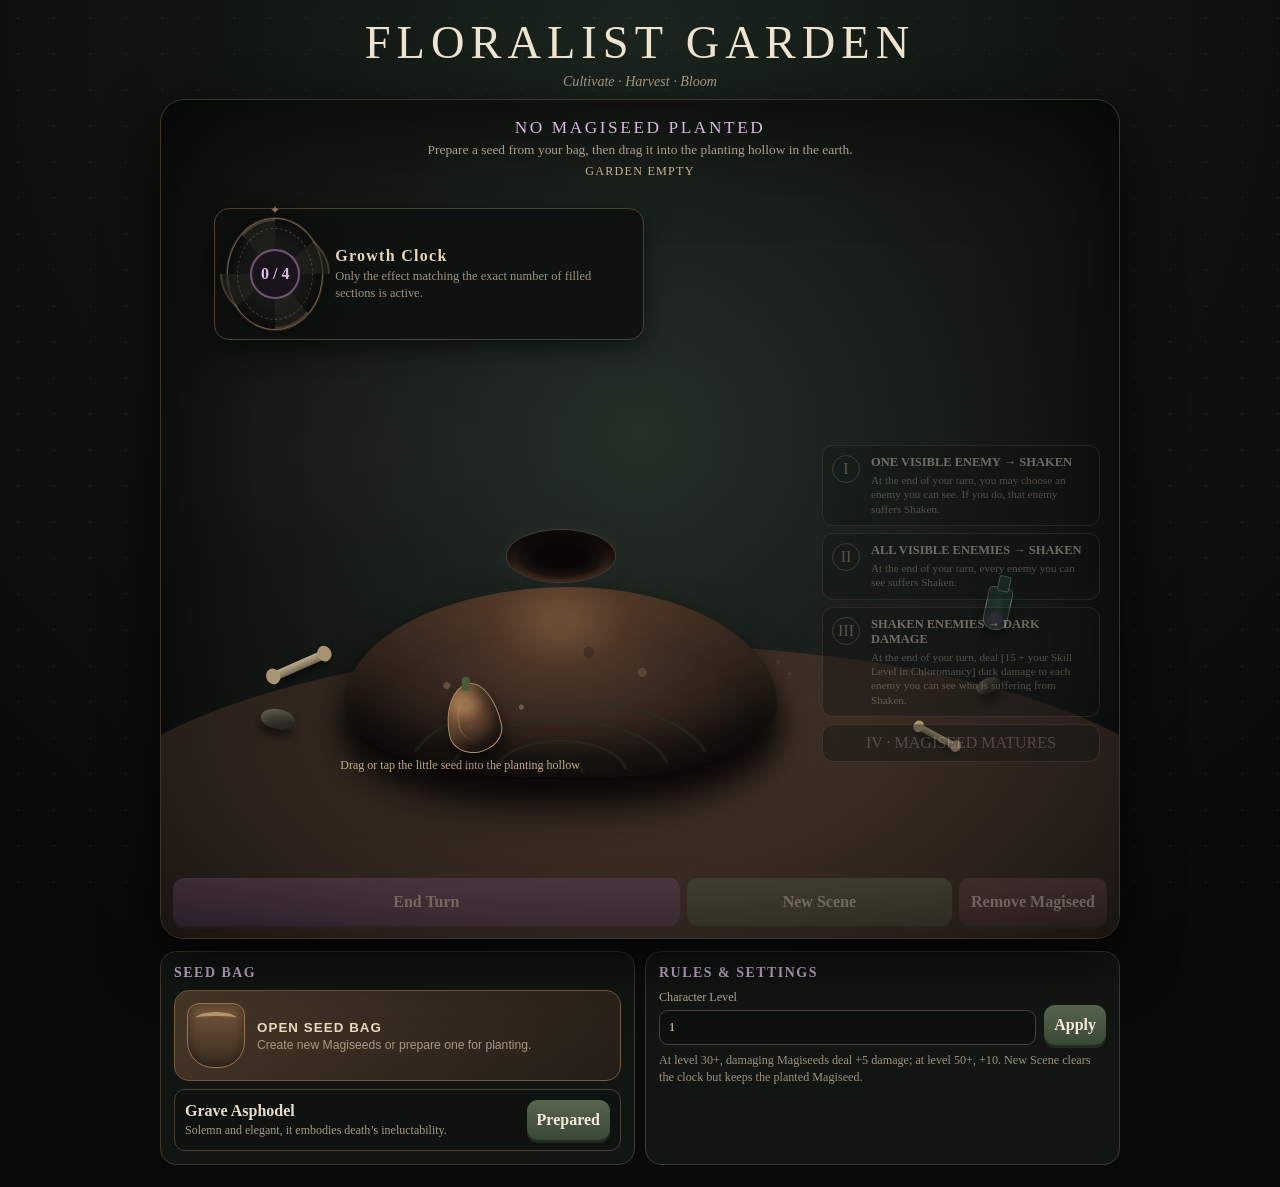
<file: index.html>
<!DOCTYPE html>
<html lang="en">
<head>
<meta charset="UTF-8">
<meta name="viewport" content="width=device-width,initial-scale=1,viewport-fit=cover">
<meta name="theme-color" content="#0b0e0c">
<title>Floralist Garden</title>
<link rel="stylesheet" href="style-v4.css">
<style>
.mound-stage{position:absolute;left:41%;bottom:-12px;transform:translateX(-50%);width:min(86vw,470px);height:300px;z-index:4;pointer-events:none}
.earth-mound{position:absolute;left:4%;right:4%;bottom:10px;height:190px;border-radius:52% 48% 42% 45% / 62% 62% 38% 38%;background:radial-gradient(ellipse at 50% 18%,#6a4c34 0 5%,#4b3527 22%,#31241c 55%,#1b1511 82%);box-shadow:inset 0 22px 28px #8a62421f,inset 0 -30px 35px #080706aa,0 24px 28px #000a;filter:drop-shadow(0 16px 18px #0009)}
.earth-mound:before{content:"";position:absolute;inset:15% 9% 14%;border-radius:50%;background:radial-gradient(circle at 18% 52%,#776047 0 3px,transparent 4px),radial-gradient(circle at 73% 42%,#65513f 0 4px,transparent 5px),radial-gradient(circle at 39% 68%,#88705a 0 2px,transparent 3px),radial-gradient(circle at 58% 27%,#3b2d23 0 5px,transparent 6px);opacity:.72}
.earth-mound:after{content:"";position:absolute;left:12%;right:12%;bottom:2%;height:42%;border-radius:50%;background:repeating-radial-gradient(ellipse at 50% 100%,transparent 0 20px,#273322 21px 24px,transparent 25px 43px);opacity:.42}
.planting-hollow{position:absolute;left:50%;top:43px;transform:translateX(-50%);width:108px;height:52px;border-radius:50%;background:radial-gradient(ellipse,#080706 0 32%,#1a120e 54%,#47301f 72%,#6f4b31 78%,transparent 80%);box-shadow:inset 0 9px 13px #000d,0 0 0 1px #86604466,0 0 22px #85549d18}
.hole-target{position:absolute!important;left:50%!important;top:35px!important;transform:translateX(-50%);width:132px!important;height:76px!important;border-radius:50%!important;z-index:8;cursor:pointer;pointer-events:auto}
.hole-ring{position:absolute;inset:4px;border-radius:50%;transition:.2s}
.hole-target.hot .hole-ring{box-shadow:0 0 0 2px #c98cda99,0 0 34px #a664b6bb;background:#9e66b31f}
.plant{left:50%!important;top:2px!important}
@media(min-width:761px){.clock-dock{left:28%!important;transform:translateX(-50%)!important}.effects{right:2%!important;left:auto!important;top:345px!important;width:29%!important}}
@media(max-width:760px){.mound-stage{left:50%;width:min(96vw,450px);height:285px;bottom:-6px}.earth-mound{height:170px}.planting-hollow{top:48px}.hole-target{top:40px!important}.effects{left:5%!important;right:5%!important;top:690px!important;width:auto!important}}
</style>
</head>
<body>
<header><div class="title">FLORALIST GARDEN</div><div class="tag">Cultivate · Harvest · Bloom</div></header>
<main>
<section class="scene g0" id="scene">
<div class="scene-head"><div class="seed-name" id="seedName">No Magiseed Planted</div><div class="seed-desc" id="seedDesc">Choose a seed from your bag, then plant it in the earth.</div><div class="status" id="statusLine">Garden Empty</div></div>
<div class="clock-dock"><div class="mini-clock"><div class="seg" id="seg1"></div><div class="seg" id="seg2"></div><div class="seg" id="seg3"></div><div class="seg" id="seg4"></div><div class="clock-center" id="clockText">0 / 4</div></div><div class="clock-copy"><b>Growth Clock</b><span>Only the effect matching the exact number of filled sections is active.</span></div></div>
<div class="garden">
<div class="mound-stage"><div class="earth-mound"></div><div class="planting-hollow"></div><div class="hole-target" id="skullDrop" aria-label="Planting hollow"><div class="hole-ring"></div></div><div class="plant"><div class="stem"></div><div class="leaf l1"></div><div class="leaf l2"></div><div class="bud"></div><div class="petal p1"></div><div class="petal p2"></div><div class="petal p3"></div><div class="petal p4"></div></div></div>
<div class="seed-token" id="seedToken" tabindex="0" aria-label="Prepared seed. Drag into the earth to plant."></div><div class="drag-label" id="dragLabel">Drag or tap the little seed into the planting hollow</div>
</div>
<div class="effects"><div class="effect" id="effect1"><div class="num">I</div><div><strong id="e1title"></strong><small id="e1text"></small></div></div><div class="effect" id="effect2"><div class="num">II</div><div><strong id="e2title"></strong><small id="e2text"></small></div></div><div class="effect" id="effect3"><div class="num">III</div><div><strong id="e3title"></strong><small id="e3text"></small></div></div><div class="mature" id="mature">IV · MAGISEED MATURES</div></div>
<div class="overgrowth"><div class="creep c1"></div><div class="creep c2"></div><div class="creep c3"></div></div><div class="wisps" id="wisps"></div><div class="notice" id="notice"><strong>MAGISEED MATURED</strong><div>The bloom leaves the garden and the Growth Clock is erased.</div></div>
<div class="controls"><button class="btn primary" id="endTurn" disabled>End Turn</button><button class="btn secondary" id="newScene" disabled>New Scene</button><button class="btn danger" id="removeSeed" disabled>Remove Magiseed</button></div>
</section>
<section class="panels">
<div class="panel"><h2>Seed Bag</h2><button class="bag-btn" id="openBag"><div class="bag-shape"></div><div><b>OPEN SEED BAG</b><span>Create new Magiseeds or prepare one for planting.</span></div></button><div class="seed-list" id="seedList"></div></div>
<div class="panel"><h2>Rules & Settings</h2><div class="settings"><label>Character Level<input id="charLevel" type="number" min="1" max="99" value="1"></label><button class="btn secondary mini" id="applyLevel">Apply</button></div><div class="note">At level 30+, damaging Magiseeds deal +5 damage; at level 50+, +10. New Scene clears the clock but keeps the planted Magiseed.</div></div>
</section>
</main>
<div class="modal" id="bagModal"><div class="modal-card"><h2>Seed Bag</h2><p>Create a Magiseed template. Its three effects correspond exactly to Growth Clock sections I, II and III.</p><div class="form"><label>Seed name<input id="newName" placeholder="e.g. Grave Asphodel"></label><label>Description<textarea id="newDesc" placeholder="Appearance, mood, lore..."></textarea></label><label>Effect I — 1 filled section<input id="newE1Title" placeholder="Short effect label"><textarea id="newE1" placeholder="Full effect text"></textarea></label><label>Effect II — 2 filled sections<input id="newE2Title" placeholder="Short effect label"><textarea id="newE2" placeholder="Full effect text"></textarea></label><label>Effect III — 3 filled sections<input id="newE3Title" placeholder="Short effect label"><textarea id="newE3" placeholder="Full effect text"></textarea></label></div><div class="modal-actions"><button class="btn primary" id="saveSeed">Add to Bag</button><button class="btn secondary" id="closeBag">Close</button></div></div></div>
<script src="app-v4.js"></script>
<script src="drag-fix.js"></script>
<script src="visual-effects.js"></script>
<script src="mound-fix.js"></script>
</body>
</html>
</file>
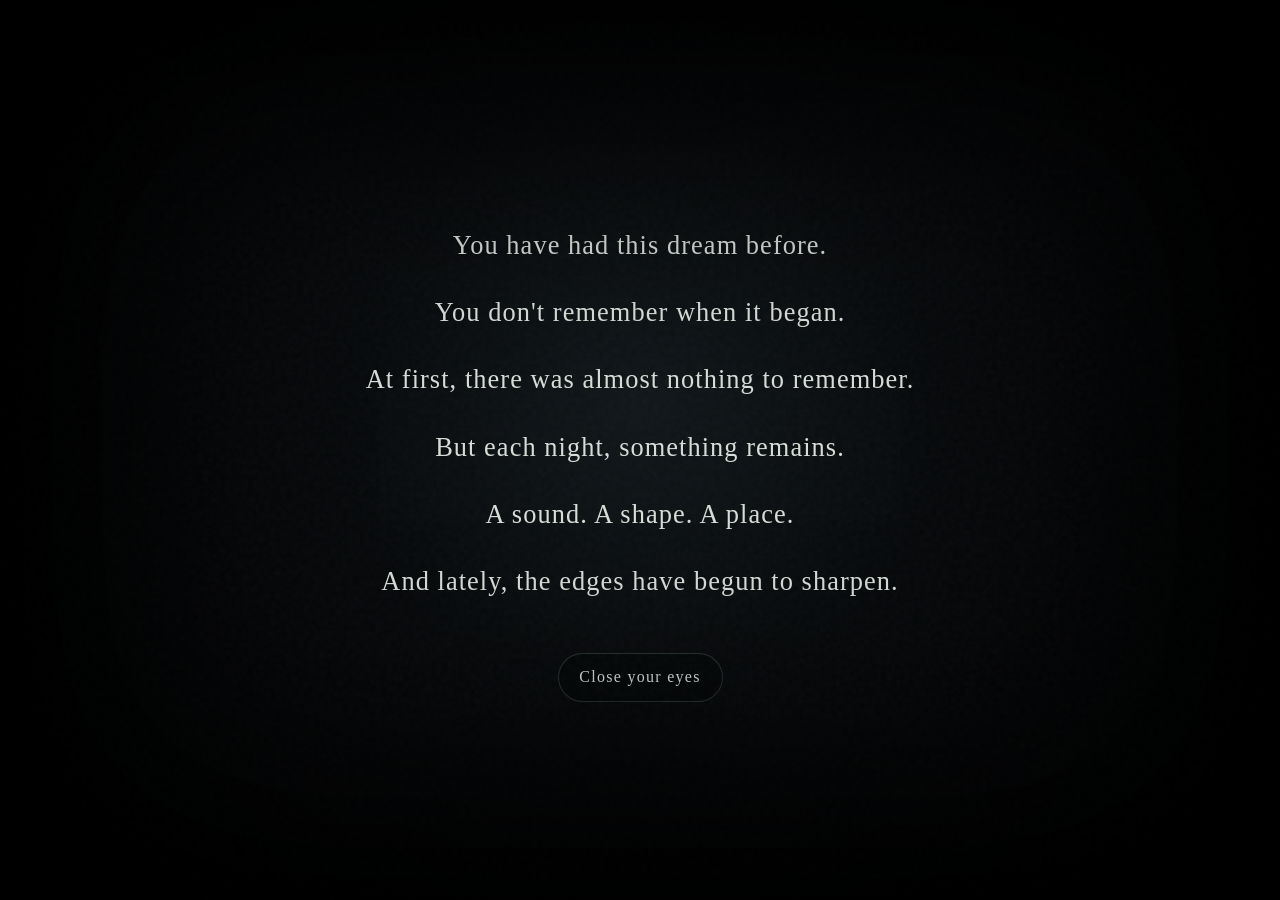
<file: dream-intro/index.html>
<!DOCTYPE html><html lang="en"><head><meta charset="UTF-8"/><meta name="viewport" content="width=device-width,initial-scale=1.0"/><meta name="theme-color" content="#050608"/><title>The Dream</title><link rel="stylesheet" href="style.css"/></head><body><main id="dream" class="dream-shell"><div class="grain"></div><div class="vignette"></div><section id="scene-opening" class="scene active"><div class="opening-copy"><p class="line line-1">You have had this dream before.</p><p class="line line-2">You don't remember when it began.</p><p class="line line-3">At first, there was almost nothing to remember.</p><p class="line line-4">But each night, something remains.</p><p class="line line-5">A sound. A shape. A place.</p><p class="line line-6">And lately, the edges have begun to sharpen.</p><button id="sleepButton" class="dream-button hidden-button">Close your eyes</button></div></section><section id="scene-sound" class="scene"><div class="void-stage interact-stage" id="voidStage"><div class="pulse-ring"></div><p class="whisper top-whisper">The sound is always the first thing you remember.</p><p class="instruction">Touch the darkness.</p></div></section><section id="scene-rain" class="scene"><div id="rainStage" class="rain-stage interact-stage"><div id="rainLayer" class="rain-layer"></div><div class="rain-copy"><p class="rain-line">Then comes the rain.</p><p class="rain-line">At first, you only heard it.</p><p class="rain-line">Now you can feel each drop against your skin.</p><p class="rain-line">Cold. Real.</p><p class="rain-line">Sometimes you wake before the rain stops.</p><p class="rain-line">Your skin is wet when you open your eyes.</p><p class="rain-line final-rain">The sheets beneath you are wet too.</p></div></div></section><section id="scene-city" class="scene"><div id="cityStage" class="city-stage interact-stage"><div class="moon moon-one"></div><div class="moon moon-two"></div><div class="city-haze"></div><div class="city-silhouette"><span class="tower t1"></span><span class="tower t2"></span><span class="tower t3"></span><span class="windmill w1"><i></i></span><span class="windmill w2"><i></i></span><span class="spire"></span></div><div id="revealLight" class="reveal-light"></div><div class="fragment-layer" id="fragmentLayer"><span>Towers.</span><span>Windmills.</span><span>Windows glowing through the rain.</span><span>Streets you somehow recognise.</span><span>A corner you remember turning.</span><span class="final-fragment">A city becoming clearer every night.</span></div><p class="instruction city-instruction">Move through the memory.</p></div></section><section id="scene-crystal" class="scene"><div id="crystalStage" class="crystal-stage interact-stage"><div class="crystal-wrap" id="crystal"><div class="crystal-glow"></div><div class="crystal-body"></div><span class="crack c1"></span><span class="crack c2"></span><span class="crack c3"></span><span class="crack c4"></span></div><p class="instruction crystal-instruction">This part is clearer than it used to be.</p><p id="crystalText" class="crystal-text">Every night, you remember a little more of how it breaks.</p></div></section><section id="scene-change" class="scene"><div class="change-stage"><p class="change-line">There was a time when the dream ended here.</p><p class="change-line">Or perhaps...</p><p class="change-line">this is simply all you could remember.</p><p class="change-line">Lately, more has begun to remain.</p><p class="change-line">Shapes beyond the dark.</p><p class="change-line">Details that were not there before.</p><p class="change-line">Or details you were not yet able to see.</p></div></section><section id="scene-beyond" class="scene"><div id="beyondStage" class="beyond-stage interact-stage"><div class="dead-crystal"></div><div class="figures"><span></span><span></span><span></span><span></span><span></span></div><p class="beyond-text">There is movement beyond the crystal.</p><p class="beyond-text">You used to mistake it for shadow.</p><p class="beyond-text">Now you can hear footsteps.</p><p class="beyond-text">Now you can make out a shape.</p><p class="beyond-text">Then another.</p><p class="beyond-text">Five figures, where once there was only darkness.</p><p class="beyond-text">You cannot see their faces.</p><p class="beyond-text">Not yet.</p><p class="beyond-text">But each night, they seem a little closer.</p><button id="endButton" class="dream-button end-button">Wake</button></div></section><section id="scene-end" class="scene"><div class="end-stage"><p id="returnMessage" class="return-message"></p><button id="restartButton" class="dream-button subtle-button">Dream again</button></div></section></main><script src="script.js"></script></body></html>
</file>
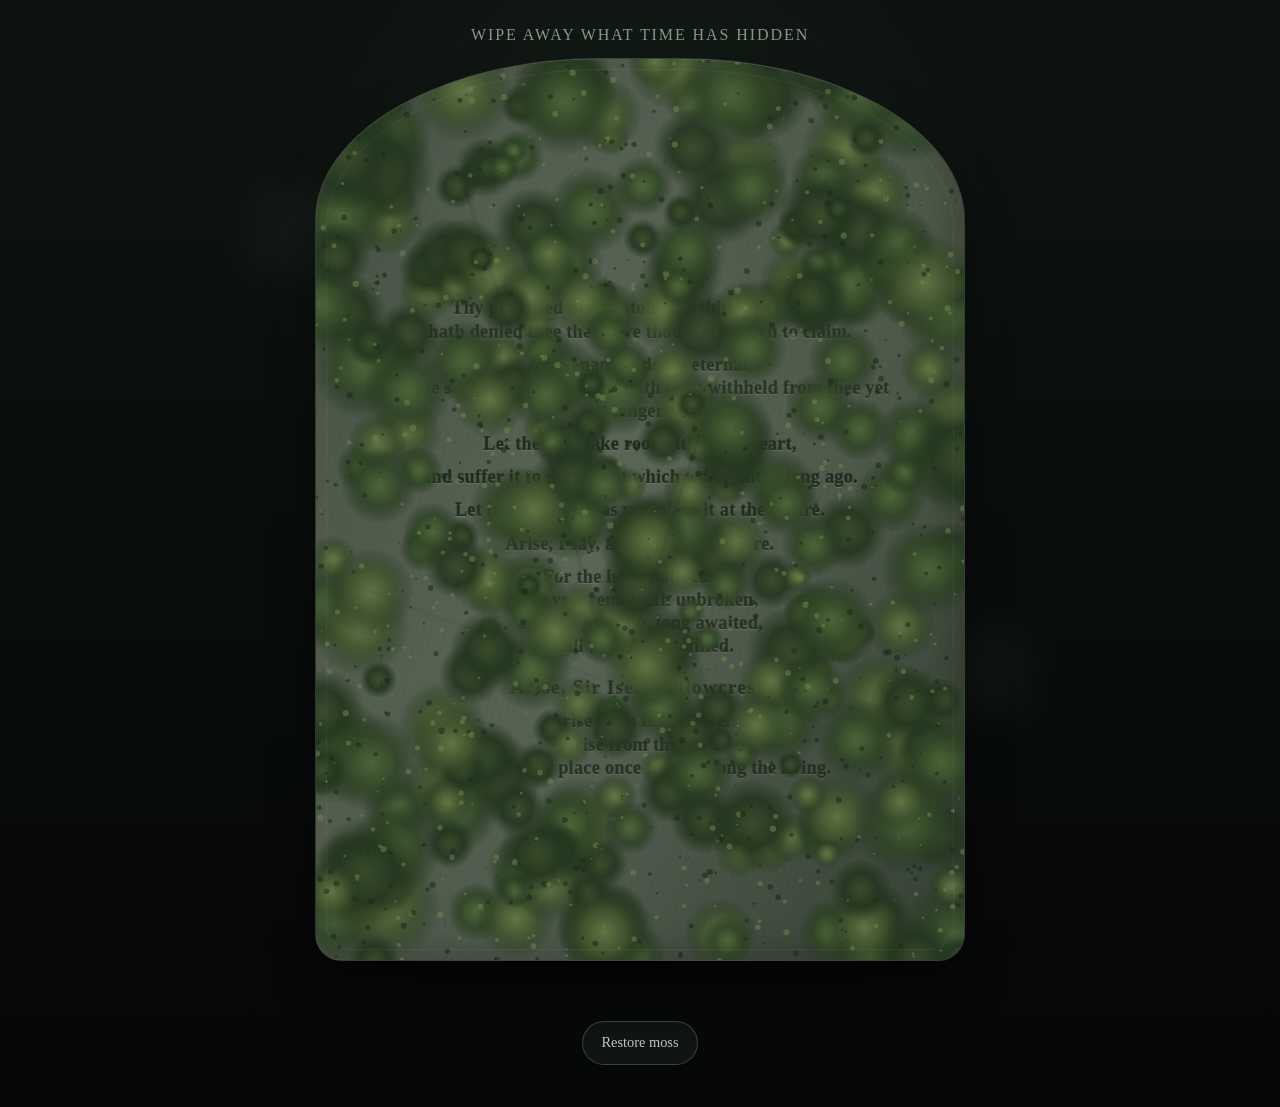
<file: gravestone/index.html>
<!DOCTYPE html>
<html lang="en">
<head>
  <meta charset="UTF-8" />
  <meta name="viewport" content="width=device-width, initial-scale=1, viewport-fit=cover" />
  <title>The Grave of Sir Isen Willowcrest</title>
  <style>
    :root {
      color-scheme: dark;
      --bg: #070b09;
      --stone: #6e756f;
      --stone-dark: #454b47;
      --stone-light: #8a918b;
      --text: #232824;
      --moss: #435632;
      --moss-light: #5f7443;
      --moss-dark: #283721;
    }

    * { box-sizing: border-box; }

    html, body {
      margin: 0;
      min-height: 100%;
      background:
        radial-gradient(circle at 50% 25%, rgba(112,130,117,.11), transparent 35%),
        linear-gradient(#0d1410 0%, #080c0a 58%, #050706 100%);
      color: #d7ddd8;
      font-family: Georgia, "Times New Roman", serif;
      overflow-x: hidden;
    }

    body {
      min-height: 100vh;
      display: flex;
      justify-content: center;
      align-items: flex-start;
      padding: 18px 12px 42px;
      touch-action: pan-y;
    }

    .scene {
      width: min(100%, 780px);
      text-align: center;
      position: relative;
    }

    .mist {
      position: absolute;
      inset: 0;
      pointer-events: none;
      overflow: hidden;
      opacity: .36;
      filter: blur(18px);
    }

    .mist::before,
    .mist::after {
      content: "";
      position: absolute;
      width: 70%;
      height: 90px;
      border-radius: 50%;
      background: rgba(171,185,176,.12);
      animation: drift 16s ease-in-out infinite alternate;
    }

    .mist::before { top: 16%; left: -24%; }
    .mist::after { top: 58%; right: -30%; animation-delay: -7s; }

    @keyframes drift {
      from { transform: translateX(0) scale(1); }
      to { transform: translateX(55%) scale(1.25); }
    }

    .intro {
      margin: 8px auto 14px;
      font-size: clamp(.86rem, 2.6vw, 1rem);
      letter-spacing: .12em;
      text-transform: uppercase;
      color: rgba(214,224,217,.62);
    }

    .grave-wrap {
      position: relative;
      width: min(94vw, 650px);
      margin: 0 auto;
      user-select: none;
      -webkit-user-select: none;
    }

    .grave-shadow {
      position: absolute;
      left: 8%;
      right: 8%;
      bottom: -14px;
      height: 42px;
      background: radial-gradient(ellipse, rgba(0,0,0,.72), rgba(0,0,0,0) 70%);
      filter: blur(7px);
    }

    .stone {
      position: relative;
      width: 100%;
      aspect-ratio: 0.72 / 1;
      min-height: 650px;
      overflow: hidden;
      border-radius: 44% 44% 4% 4% / 18% 18% 3% 3%;
      background:
        radial-gradient(circle at 30% 14%, rgba(255,255,255,.09), transparent 18%),
        radial-gradient(circle at 72% 26%, rgba(0,0,0,.07), transparent 22%),
        repeating-linear-gradient(101deg, rgba(255,255,255,.02) 0 2px, transparent 2px 7px),
        linear-gradient(100deg, #626a64 0%, #7c837d 46%, #6b726c 70%, #555d57 100%);
      box-shadow:
        inset 14px 0 22px rgba(255,255,255,.035),
        inset -18px -14px 28px rgba(0,0,0,.24),
        0 22px 45px rgba(0,0,0,.42);
      border: 1px solid rgba(0,0,0,.45);
    }

    .stone::before {
      content: "";
      position: absolute;
      inset: 10px;
      border-radius: inherit;
      border: 1px solid rgba(255,255,255,.05);
      pointer-events: none;
      z-index: 5;
    }

    .stone::after {
      content: "";
      position: absolute;
      inset: 0;
      pointer-events: none;
      z-index: 4;
      opacity: .55;
      background:
        linear-gradient(73deg, transparent 49%, rgba(35,40,36,.26) 49.5%, transparent 50.4%) 11% 23% / 54% 44% no-repeat,
        linear-gradient(108deg, transparent 49%, rgba(32,37,33,.24) 49.4%, transparent 50.2%) 60% 52% / 48% 33% no-repeat,
        linear-gradient(21deg, transparent 49%, rgba(45,50,46,.18) 49.4%, transparent 50.4%) 10% 73% / 70% 26% no-repeat;
    }

    .inscription {
      position: absolute;
      inset: 13.5% 9% 7%;
      z-index: 1;
      display: flex;
      flex-direction: column;
      justify-content: center;
      gap: clamp(6px, 1.4vw, 10px);
      padding: 2%;
      text-align: center;
      color: rgba(27,31,28,.89);
      text-shadow:
        0 1px 0 rgba(220,226,221,.32),
        0 -1px 1px rgba(0,0,0,.52);
      font-size: clamp(.75rem, 2.65vw, 1.14rem);
      line-height: 1.27;
      font-weight: 600;
      letter-spacing: .015em;
    }

    .inscription p { margin: 0; }

    .inscription .clue {
      font-weight: 800;
      color: rgba(19,23,20,.97);
      text-shadow:
        0 1px 0 rgba(232,236,233,.38),
        0 -1.4px 1px rgba(0,0,0,.68);
    }

    .name {
      margin-top: 7px !important;
      font-size: 1.08em;
      letter-spacing: .055em;
    }

    #mossCanvas {
      position: absolute;
      inset: 0;
      width: 100%;
      height: 100%;
      z-index: 3;
      touch-action: none;
      cursor: grab;
    }

    #mossCanvas:active { cursor: grabbing; }

    .completion {
      min-height: 36px;
      margin: 18px auto 6px;
      font-size: clamp(.92rem, 3.5vw, 1.1rem);
      font-style: italic;
      color: rgba(218,226,220,.72);
      opacity: 0;
      transform: translateY(4px);
      transition: opacity 1.2s ease, transform 1.2s ease;
    }

    .completion.visible {
      opacity: 1;
      transform: translateY(0);
    }

    .controls {
      display: flex;
      justify-content: center;
      gap: 10px;
      margin-top: 2px;
    }

    button {
      appearance: none;
      border: 1px solid rgba(211,222,215,.22);
      border-radius: 999px;
      background: rgba(19,27,22,.72);
      color: rgba(229,235,231,.82);
      font: inherit;
      font-size: .9rem;
      min-height: 44px;
      padding: 10px 18px;
      cursor: pointer;
    }

    button:hover { background: rgba(31,41,34,.9); }
    button:focus-visible { outline: 2px solid #c9d7cc; outline-offset: 3px; }

    @media (max-width: 560px) {
      body { padding: 10px 7px 28px; }
      .stone { min-height: 610px; }
      .inscription {
        inset: 12.5% 7.5% 5.5%;
        font-size: clamp(.72rem, 3.15vw, .95rem);
        gap: 5px;
        line-height: 1.22;
      }
    }

    @media (max-width: 390px) {
      .stone { min-height: 570px; }
      .inscription {
        font-size: clamp(.67rem, 3.25vw, .83rem);
        line-height: 1.18;
        gap: 4px;
      }
    }

    @media (prefers-reduced-motion: reduce) {
      .mist::before, .mist::after { animation: none; }
      .completion { transition: none; }
    }
  </style>
</head>
<body>
  <main class="scene">
    <div class="mist" aria-hidden="true"></div>
    <div class="intro">Wipe away what time has hidden</div>

    <div class="grave-wrap">
      <div class="grave-shadow" aria-hidden="true"></div>
      <section class="stone" aria-label="An old gravestone covered in moss. Rub or drag across it to clear the moss and reveal the inscription.">
        <div class="inscription" aria-hidden="true">
          <p>Thy promised death, stolen by thine own hand,<br>hath denied thee the grave thou wert sworn to claim.</p>
          <p>A covenant of death eternal,<br>whose sweet and solemn rest hath been withheld from thee yet longer.</p>
          <p class="clue">Let the seed take root within thy heart,</p>
          <p class="clue">and suffer it to grow, that which was planted long ago.</p>
          <p class="clue">Let it console you as you place it at the centre.</p>
          <p>Arise, I say, and serve once more.</p>
          <p>For the hour hath come,<br>the vow remaineth unbroken,<br>and the promise, long awaited,<br>shall at last be fulfilled.</p>
          <p class="name">Arise, Sir Isen Willowcrest.</p>
          <p>Arise from thy silence.<br>Arise from thy rest.<br>And take thy place once more among the living.</p>
        </div>
        <canvas id="mossCanvas" aria-label="Moss covering the gravestone. Drag across the stone to wipe it away."></canvas>
      </section>
    </div>

    <div id="completion" class="completion" aria-live="polite">The words beneath the moss stand revealed.</div>
    <div class="controls">
      <button id="resetButton" type="button">Restore moss</button>
    </div>
  </main>

  <script>
    (() => {
      const canvas = document.getElementById('mossCanvas');
      const stone = canvas.parentElement;
      const ctx = canvas.getContext('2d', { willReadFrequently: true });
      const resetButton = document.getElementById('resetButton');
      const completion = document.getElementById('completion');

      let drawing = false;
      let lastPoint = null;
      let completed = false;
      let checkCounter = 0;
      let dpr = Math.min(window.devicePixelRatio || 1, 2);

      function rand(min, max) {
        return Math.random() * (max - min) + min;
      }

      function hashNoise(x, y) {
        const v = Math.sin(x * 12.9898 + y * 78.233) * 43758.5453;
        return v - Math.floor(v);
      }

      function fitCanvas() {
        const rect = stone.getBoundingClientRect();
        dpr = Math.min(window.devicePixelRatio || 1, 2);
        canvas.width = Math.max(1, Math.round(rect.width * dpr));
        canvas.height = Math.max(1, Math.round(rect.height * dpr));
        canvas.style.width = rect.width + 'px';
        canvas.style.height = rect.height + 'px';
        ctx.setTransform(dpr, 0, 0, dpr, 0, 0);
        paintMoss(rect.width, rect.height);
      }

      function paintMoss(w, h) {
        completed = false;
        completion.classList.remove('visible');
        ctx.globalCompositeOperation = 'source-over';
        ctx.clearRect(0, 0, w, h);

        // Thin damp green film so the stone still reads as stone beneath the growth.
        const wash = ctx.createLinearGradient(0, 0, w, h);
        wash.addColorStop(0, 'rgba(38,54,32,.54)');
        wash.addColorStop(.5, 'rgba(52,68,41,.46)');
        wash.addColorStop(1, 'rgba(27,42,25,.58)');
        ctx.fillStyle = wash;
        ctx.fillRect(0, 0, w, h);

        // Dense organic moss clusters.
        const count = Math.round((w * h) / 1800);
        for (let i = 0; i < count; i++) {
          const x = rand(0, w);
          const y = rand(0, h);
          const edgeBias = Math.min(x, w - x, y, h - y) / Math.min(w, h);
          const radius = rand(14, 46) * (edgeBias < .1 ? 1.3 : 1);
          const g = ctx.createRadialGradient(x, y, 2, x, y, radius);
          const choice = Math.random();
          if (choice < .33) {
            g.addColorStop(0, 'rgba(94,116,66,.94)');
            g.addColorStop(.48, 'rgba(63,84,46,.88)');
          } else if (choice < .68) {
            g.addColorStop(0, 'rgba(75,99,55,.95)');
            g.addColorStop(.52, 'rgba(48,70,39,.9)');
          } else {
            g.addColorStop(0, 'rgba(55,75,42,.96)');
            g.addColorStop(.52, 'rgba(35,54,31,.91)');
          }
          g.addColorStop(1, 'rgba(34,52,29,0)');
          ctx.fillStyle = g;
          ctx.beginPath();
          ctx.arc(x, y, radius, 0, Math.PI * 2);
          ctx.fill();
        }

        // Fine speckle adds a fibrous, uneven edge.
        const dots = Math.round((w * h) / 520);
        for (let i = 0; i < dots; i++) {
          const x = rand(0, w);
          const y = rand(0, h);
          const r = rand(.7, 3.2);
          const n = hashNoise(x, y);
          ctx.fillStyle = n > .55 ? 'rgba(115,132,79,.52)' : 'rgba(25,43,25,.56)';
          ctx.beginPath();
          ctx.arc(x, y, r, 0, Math.PI * 2);
          ctx.fill();
        }

        ctx.globalCompositeOperation = 'source-over';
      }

      function canvasPoint(evt) {
        const rect = canvas.getBoundingClientRect();
        return {
          x: Math.max(0, Math.min(rect.width, evt.clientX - rect.left)),
          y: Math.max(0, Math.min(rect.height, evt.clientY - rect.top))
        };
      }

      function eraseAt(x, y, strength = 1) {
        const rect = canvas.getBoundingClientRect();
        const radius = Math.max(24, Math.min(48, rect.width * .07)) * strength;

        ctx.save();
        ctx.globalCompositeOperation = 'destination-out';

        // Several offset circles make each wipe irregular rather than perfectly round.
        for (let i = 0; i < 5; i++) {
          const ox = rand(-radius * .25, radius * .25);
          const oy = rand(-radius * .22, radius * .22);
          const rr = radius * rand(.58, 1.05);
          const fade = ctx.createRadialGradient(x + ox, y + oy, rr * .22, x + ox, y + oy, rr);
          fade.addColorStop(0, 'rgba(0,0,0,.96)');
          fade.addColorStop(.68, 'rgba(0,0,0,.82)');
          fade.addColorStop(1, 'rgba(0,0,0,0)');
          ctx.fillStyle = fade;
          ctx.beginPath();
          ctx.arc(x + ox, y + oy, rr, 0, Math.PI * 2);
          ctx.fill();
        }
        ctx.restore();
      }

      function eraseLine(a, b) {
        const dx = b.x - a.x;
        const dy = b.y - a.y;
        const dist = Math.hypot(dx, dy);
        const step = 12;
        const steps = Math.max(1, Math.ceil(dist / step));
        for (let i = 0; i <= steps; i++) {
          const t = i / steps;
          eraseAt(a.x + dx * t, a.y + dy * t, .95);
        }
      }

      function maybeCheckCompletion() {
        if (completed) return;
        checkCounter++;
        if (checkCounter % 8 !== 0) return;

        const sampleW = 72;
        const sampleH = Math.max(72, Math.round(sampleW * canvas.height / canvas.width));
        const temp = document.createElement('canvas');
        temp.width = sampleW;
        temp.height = sampleH;
        const tctx = temp.getContext('2d', { willReadFrequently: true });
        tctx.drawImage(canvas, 0, 0, sampleW, sampleH);
        const data = tctx.getImageData(0, 0, sampleW, sampleH).data;

        let transparent = 0;
        const total = sampleW * sampleH;
        for (let i = 3; i < data.length; i += 4) {
          if (data[i] < 50) transparent++;
        }

        if (transparent / total > .62) {
          completed = true;
          completion.classList.add('visible');
        }
      }

      function start(evt) {
        drawing = true;
        canvas.setPointerCapture?.(evt.pointerId);
        lastPoint = canvasPoint(evt);
        eraseAt(lastPoint.x, lastPoint.y);
        maybeCheckCompletion();
      }

      function move(evt) {
        if (!drawing) return;
        const point = canvasPoint(evt);
        eraseLine(lastPoint, point);
        lastPoint = point;
        maybeCheckCompletion();
      }

      function end(evt) {
        if (!drawing) return;
        drawing = false;
        lastPoint = null;
        try { canvas.releasePointerCapture?.(evt.pointerId); } catch (_) {}
        maybeCheckCompletion();
      }

      canvas.addEventListener('pointerdown', start);
      canvas.addEventListener('pointermove', move);
      canvas.addEventListener('pointerup', end);
      canvas.addEventListener('pointercancel', end);
      canvas.addEventListener('contextmenu', e => e.preventDefault());

      resetButton.addEventListener('click', () => {
        const rect = canvas.getBoundingClientRect();
        paintMoss(rect.width, rect.height);
      });

      let resizeTimer;
      window.addEventListener('resize', () => {
        clearTimeout(resizeTimer);
        resizeTimer = setTimeout(fitCanvas, 160);
      });

      fitCanvas();
    })();
  </script>
</body>
</html>
</file>
<file: style-v4.css>
:root{--ink:#eee4cf;--muted:#ad9f89;--panel:rgba(19,23,20,.94);--line:#534636;--purple:#8f5aa8;--purple2:#d29be6;--green:#40513c;--gold:#a48657}*{box-sizing:border-box;-webkit-tap-highlight-color:transparent}html,body{margin:0;min-height:100%;background:#090c0a;color:var(--ink);font-family:Georgia,"Times New Roman",serif}body{background:radial-gradient(circle at 50% 3%,#1a241d,#101511 34%,#080a09 82%);overflow-x:hidden}body:before{content:"";position:fixed;inset:0;pointer-events:none;opacity:.07;background-image:radial-gradient(#ded2bd 1px,transparent 1px);background-size:36px 36px}header{text-align:center;padding:calc(16px + env(safe-area-inset-top)) 12px 9px}.title{font-size:clamp(1.65rem,7vw,2.9rem);letter-spacing:.13em}.tag{font-size:.88rem;color:var(--muted);font-style:italic;margin-top:4px}main{width:min(980px,100%);margin:auto;padding:0 10px calc(22px + env(safe-area-inset-bottom))}.scene{position:relative;min-height:840px;overflow:hidden;border:1px solid #3d3329;border-radius:24px;background:radial-gradient(circle at 50% 40%,#263027,#151a16 50%,#0b0e0c 100%);box-shadow:0 20px 55px #000b,inset 0 0 120px #000b}.scene:after{content:"";position:absolute;left:-10%;right:-10%;bottom:-13%;height:48%;border-radius:50% 50% 0 0;background:radial-gradient(ellipse at 50% 18%,#49372a,#2d231c 50%,#17120f 78%);z-index:0}.scene-head{position:absolute;left:16px;right:16px;top:18px;text-align:center;z-index:12}.seed-name{font-size:1.08rem;letter-spacing:.15em;text-transform:uppercase;color:#d7b9e0}.seed-desc{font-size:.84rem;color:var(--muted);margin-top:4px}.status{margin-top:6px;color:#c8b18d;font-size:.76rem;letter-spacing:.1em;text-transform:uppercase}.clock-dock{position:absolute;top:108px;left:50%;transform:translateX(-50%);z-index:10;width:min(92%,430px);display:flex;align-items:center;justify-content:center;gap:12px;padding:9px 12px;border:1px solid #4e4235;border-radius:15px;background:#0d110fe8;box-shadow:0 8px 24px #0009}.mini-clock{width:112px;height:112px;border-radius:50%;position:relative;background:#171916;border:1px solid #756149;box-shadow:inset 0 0 24px #000}.mini-clock:after{content:"";position:absolute;inset:9px;border:1px dashed #9b805d66;border-radius:50%}.seg{position:absolute;inset:0;border-radius:50%;clip-path:polygon(50% 50%,0 0,50% 0);border:2px solid #6b5944;background:#272620;opacity:.58;transition:.3s}.seg:nth-child(2){transform:rotate(90deg)}.seg:nth-child(3){transform:rotate(180deg)}.seg:nth-child(4){transform:rotate(270deg)}.seg.done{background:radial-gradient(circle at 35% 25%,#a66abd,#40264a 72%);border-color:#c28bd1;opacity:1;box-shadow:inset 0 0 16px #ad75bd66}.clock-center{position:absolute;left:50%;top:50%;transform:translate(-50%,-50%);z-index:4;width:50px;height:50px;border-radius:50%;display:grid;place-items:center;background:#19131b;border:2px solid #715576;color:#ddbde7;font-weight:bold}.clock-copy{min-width:0}.clock-copy b{display:block;color:#e8d7bb;letter-spacing:.08em}.clock-copy span{display:block;color:#9f927f;font-size:.78rem;margin-top:3px;line-height:1.35}.garden{position:absolute;left:4%;right:4%;top:245px;height:430px;z-index:5}.skull-stage{position:absolute;left:50%;bottom:14px;transform:translateX(-50%);width:min(78vw,390px);aspect-ratio:1;z-index:4}.skull-img{width:100%;height:100%;object-fit:contain;display:block;filter:drop-shadow(0 18px 18px #000c);border-radius:42%;mix-blend-mode:screen;opacity:.97}.hole-target{position:absolute;left:43%;top:26%;width:26%;height:21%;border-radius:50%;z-index:8;cursor:pointer}.hole-ring{position:absolute;inset:0;border-radius:50%;transition:.2s}.hole-target.hot .hole-ring{box-shadow:0 0 0 2px #c98cda99,0 0 30px #a664b6bb;background:#9e66b322}.plant{position:absolute;left:56%;top:20%;transform:translateX(-50%);width:170px;height:220px;z-index:7;pointer-events:none}.stem{position:absolute;left:50%;bottom:38px;transform:translateX(-50%);width:8px;height:0;border-radius:99px;background:linear-gradient(#5c7657,#2d412f);box-shadow:0 0 8px #8cb18033;transition:.45s}.leaf{position:absolute;width:54px;height:22px;border-radius:100% 0 100% 0;background:linear-gradient(#66815f,#3e583f);opacity:0;transition:.4s}.l1{left:24px;bottom:76px;transform:rotate(-28deg)}.l2{right:20px;bottom:98px;transform:scaleX(-1) rotate(-26deg)}.bud{position:absolute;left:50%;bottom:116px;transform:translateX(-50%) scale(.3);width:38px;height:48px;border-radius:50% 50% 45% 45%;background:radial-gradient(circle at 35% 35%,#bc8fc4,#6a406e 62%,#39223e);border:1px solid #b684c1;opacity:0;transition:.4s}.petal{position:absolute;width:42px;height:72px;border-radius:80% 20% 80% 20%;background:linear-gradient(#cba7d1,#794a82 72%,#3c2442);border:1px solid #d7b7de;opacity:0;transition:.4s}.p1{left:64px;bottom:112px;transform:rotate(-8deg)}.p2{left:38px;bottom:108px;transform:rotate(-42deg)}.p3{right:34px;bottom:108px;transform:scaleX(-1) rotate(-42deg)}.p4{left:67px;bottom:101px;transform:rotate(88deg)}.g1 .stem{height:42px}.g2 .stem{height:86px}.g2 .leaf{opacity:1}.g3 .stem{height:104px}.g3 .leaf,.g3 .bud{opacity:1}.g3 .bud{transform:translateX(-50%) scale(1)}.g4 .stem{height:108px}.g4 .leaf,.g4 .bud,.g4 .petal{opacity:1}.g4 .bud{transform:translateX(-50%) scale(.78)}.seed-token{position:absolute;left:18%;bottom:28px;z-index:12;width:54px;height:70px;cursor:grab;touch-action:none;transform:rotate(-12deg);border-radius:55% 45% 52% 48% / 68% 68% 32% 32%;background:radial-gradient(circle at 38% 28%,#9a714f 0 10%,#62452f 34%,#32241d 72%,#1a1411 100%);border:1px solid #b18b66;box-shadow:inset -7px -9px 12px #0006,inset 6px 5px 8px #e1bb7a22,0 8px 14px #0009}.seed-token:before{content:"";position:absolute;left:10px;right:10px;top:13px;bottom:12px;border-radius:50%;border-left:2px solid #b68d6555;transform:rotate(10deg)}.seed-token:after{content:"";position:absolute;left:22px;top:-8px;width:8px;height:14px;border-radius:8px 8px 2px 2px;background:#4b5a37;transform:rotate(16deg)}.seed-token.hidden{display:none}.seed-token.held{box-shadow:0 0 28px #b878ccaa,inset -7px -9px 12px #0006}.drag-label{position:absolute;left:7%;bottom:4px;z-index:12;font-size:.75rem;color:#c0aa8d}.drag-label.hidden{display:none}.effects{position:absolute;right:3%;top:245px;width:38%;z-index:9;display:grid;gap:7px}.effect{padding:9px;border:1px solid #4b4034;border-radius:11px;background:#101411e8;display:grid;grid-template-columns:31px 1fr;gap:8px;opacity:.42;transition:.3s}.effect.active{opacity:1;border-color:#9769a0;background:linear-gradient(135deg,#251a28,#101411);box-shadow:0 0 17px #8f5b9c35}.num{width:28px;height:28px;border-radius:50%;display:grid;place-items:center;border:1px solid #736049;color:#ad9b83}.effect.active .num{background:#3c2744;border-color:#c68bd4;color:#edc9f5}.effect strong{display:block;font-size:.78rem;color:#e7ddcb}.effect small{display:block;font-size:.7rem;color:#a79a87;margin-top:3px;line-height:1.28}.mature{padding:9px;text-align:center;border:1px solid #4b4034;border-radius:11px;background:#101411e8;color:#7f7079;opacity:.45}.mature.active{opacity:1;color:#e1b9eb;border-color:#a470ae}.overgrowth{position:absolute;inset:0;z-index:6;pointer-events:none}.creep{position:absolute;opacity:0;transition:.55s}.c1{left:-10px;bottom:0;width:42%;height:48%;background:radial-gradient(circle at 10% 80%,#526547 0 12px,transparent 13px),radial-gradient(circle at 30% 62%,#5e7252 0 11px,transparent 12px),radial-gradient(circle at 44% 42%,#485b43 0 12px,transparent 13px),linear-gradient(66deg,transparent 49%,#40513c 50% 51%,transparent 52%)}.c2{right:-10px;bottom:0;width:40%;height:50%;background:radial-gradient(circle at 84% 78%,#526547 0 12px,transparent 13px),radial-gradient(circle at 64% 58%,#5e7252 0 11px,transparent 12px),radial-gradient(circle at 52% 38%,#485b43 0 12px,transparent 13px),linear-gradient(294deg,transparent 49%,#40513c 50% 51%,transparent 52%)}.c3{left:0;right:0;top:0;height:24%;background:linear-gradient(#22302599,transparent),radial-gradient(circle at 14% 78%,#4c6048 0 10px,transparent 11px),radial-gradient(circle at 82% 68%,#526648 0 11px,transparent 12px)}.g1 .c1{opacity:.16}.g2 .c1,.g2 .c2{opacity:.34}.g3 .c1,.g3 .c2{opacity:.58}.g3 .c3{opacity:.18}.g4 .creep{opacity:.78}.wisps{position:absolute;inset:0;z-index:14;pointer-events:none}.wisp{position:absolute;width:13px;height:13px;border-radius:50%;background:radial-gradient(circle,#f0c9fc 0 17%,#a96ec1 36%,transparent 72%);animation:wisp 1.6s ease-out forwards}.wisp:after{content:"";position:absolute;left:5px;top:9px;width:4px;height:24px;border-radius:99px;background:linear-gradient(#c286d7aa,transparent)}@keyframes wisp{0%{opacity:0;transform:translate(0,0) scale(.4)}18%{opacity:1}100%{opacity:0;transform:translate(var(--dx),var(--dy)) scale(1.35)}}.controls{position:absolute;left:12px;right:12px;bottom:12px;z-index:18;display:flex;gap:7px;flex-wrap:wrap}.btn{border:0;border-radius:11px;min-height:48px;padding:11px 12px;font:inherit;font-weight:bold;color:#f3ead8;background:linear-gradient(#58664f,#394736);box-shadow:0 3px 0 #222b20;cursor:pointer}.btn.primary{flex:2;background:linear-gradient(#704e7d,#4c3455);box-shadow:0 3px 0 #2e2033}.btn.secondary{flex:1}.btn.danger{background:linear-gradient(#66464c,#432e33)}.btn:disabled{opacity:.35;cursor:not-allowed}.notice{position:absolute;left:50%;top:52%;transform:translate(-50%,-50%) scale(.95);z-index:30;padding:18px 22px;border:1px solid #a06db0;border-radius:15px;background:#120f14f2;text-align:center;color:#edcbf5;opacity:0;pointer-events:none;transition:.3s;box-shadow:0 0 36px #905e9f55}.notice.show{opacity:1;transform:translate(-50%,-50%) scale(1)}.notice strong{letter-spacing:.12em}.panels{display:grid;grid-template-columns:1fr 1fr;gap:10px;margin-top:12px}.panel{background:var(--panel);border:1px solid #40372e;border-radius:16px;padding:13px}.panel h2{margin:0 0 9px;color:#cdb4d4;font-size:.87rem;text-transform:uppercase;letter-spacing:.11em}.seed-list{display:grid;gap:7px;margin-top:8px}.seed-card{padding:10px;border:1px solid #4a4035;border-radius:11px;background:#0f1310;display:grid;grid-template-columns:1fr auto;gap:8px;align-items:center}.seed-card strong{display:block;color:#e9ddca}.seed-card small{display:block;color:#a89a84;font-size:.75rem;margin-top:3px}.mini{min-height:40px;padding:8px 10px}.bag-btn{width:100%;display:flex;align-items:center;gap:12px;padding:12px;background:linear-gradient(145deg,#473728,#241d17);border:1px solid #765b3d;border-radius:15px;color:#ead9bb;cursor:pointer;text-align:left}.bag-shape{width:58px;height:65px;border-radius:12px 12px 26px 26px;background:linear-gradient(#76583b,#392b20);border:1px solid #9a744e;position:relative;box-shadow:inset 0 0 12px #0007}.bag-shape:before{content:"";position:absolute;left:8px;right:8px;top:8px;height:8px;border-top:4px solid #b39468;border-radius:50%}.bag-btn b{display:block;letter-spacing:.08em}.bag-btn span{display:block;color:#a99880;font-size:.76rem;margin-top:3px}.note{font-size:.76rem;color:#9f917c;line-height:1.4;margin-top:7px}.settings{display:grid;grid-template-columns:1fr auto;gap:8px;align-items:end}.settings label{font-size:.76rem;color:#b8aa94}.settings input{width:100%;margin-top:5px;padding:9px;border:1px solid #4c4136;border-radius:9px;background:#0d110e;color:#eee4d0;font:inherit}.modal{position:fixed;inset:0;z-index:100;background:#000c;display:none;align-items:center;justify-content:center;padding:18px}.modal.open{display:flex}.modal-card{width:min(560px,100%);max-height:90vh;overflow:auto;background:#141915;border:1px solid #695643;border-radius:17px;padding:16px;box-shadow:0 20px 60px #000}.modal-card h2{margin:0 0 5px;color:#ddbee5}.modal-card p{margin:0 0 12px;color:#a99a85;font-size:.82rem}.form{display:grid;gap:9px}.form label{font-size:.76rem;color:#c3b39a}.form input,.form textarea{width:100%;margin-top:4px;padding:10px;border:1px solid #4d4237;border-radius:9px;background:#0c100d;color:#eee4d0;font:inherit}.form textarea{min-height:70px;resize:vertical}.modal-actions{display:flex;gap:8px;margin-top:11px}@media(max-width:760px){.scene{min-height:1080px}.clock-dock{top:118px}.garden{top:285px;height:500px}.effects{left:5%;right:5%;top:690px;width:auto}.skull-stage{width:min(92vw,390px)}.seed-token{left:16%;bottom:72px}.drag-label{left:6%;bottom:48px}.panels{grid-template-columns:1fr}}@media(max-width:440px){.clock-dock{width:94%;justify-content:flex-start}.mini-clock{width:98px;height:98px;flex:0 0 98px}.scene{min-height:1120px}.garden{top:280px}.effects{top:690px}.effect small{font-size:.68rem}.controls .btn{font-size:.84rem}.seed-token{left:18%;width:48px;height:62px}}
</file>
<file: dream-intro/style.css>
*{box-sizing:border-box}html,body{margin:0;width:100%;height:100%;background:#030405;color:#d8ddd8;font-family:Georgia,'Times New Roman',serif;overflow:hidden}button{font:inherit}.dream-shell{position:relative;width:100%;height:100%;background:radial-gradient(circle at 50% 45%,#11171a 0,#07090b 38%,#020304 74%);isolation:isolate;transition:filter 2s,background 2s}.dream-shell:after{content:"";position:absolute;inset:0;pointer-events:none;z-index:18;background:radial-gradient(circle,transparent 35%,rgba(75,0,0,0) 70%);transition:background 2s}.dream-shell.sinister-1:after{background:radial-gradient(circle,transparent 42%,rgba(60,0,0,.09) 100%)}.dream-shell.sinister-2:after{background:radial-gradient(circle,transparent 38%,rgba(80,0,0,.17) 100%)}.dream-shell.sinister-3:after{background:radial-gradient(circle,transparent 32%,rgba(95,0,0,.26) 100%)}.dream-shell.sinister-4:after{background:radial-gradient(circle,transparent 26%,rgba(110,0,0,.36) 100%)}.sinister-3 .grain{opacity:.12}.sinister-4 .grain{opacity:.17}.sinister-2 .crystal-glow{animation-duration:1.7s}.sinister-3 .crystal-glow{animation:heartbeat 1.35s infinite}.sinister-4 .crystal-glow{animation:heartbeat .95s infinite}.sinister-3 .figures.revealed span{filter:drop-shadow(0 0 10px rgba(100,0,0,.3))}.sinister-4 .figures.revealed span{filter:drop-shadow(0 0 18px rgba(130,0,0,.5));transform:scale(1.06);transform-origin:bottom}.grain,.vignette{position:fixed;inset:0;pointer-events:none;z-index:20}.grain{opacity:.07;background-image:url("data:image/svg+xml,%3Csvg viewBox='0 0 180 180' xmlns='http://www.w3.org/2000/svg'%3E%3Cfilter id='n'%3E%3CfeTurbulence type='fractalNoise' baseFrequency='.9' numOctaves='4'/%3E%3C/filter%3E%3Crect width='100%25' height='100%25' filter='url(%23n)' opacity='.5'/%3E%3C/svg%3E");transition:opacity 2s}.vignette{box-shadow:inset 0 0 18vw 8vw #000}.scene{position:absolute;inset:0;display:flex;align-items:center;justify-content:center;opacity:0;pointer-events:none;transition:opacity 1.6s;z-index:1}.scene.active{opacity:1;pointer-events:auto;z-index:3}.opening-copy,.change-stage,.end-stage{width:min(90vw,780px);text-align:center}.line,.change-line{opacity:0;font-size:clamp(1.05rem,2.3vw,1.65rem);line-height:1.55;letter-spacing:.04em}.line-1{animation:fadeIn 1.6s .4s forwards}.line-2{animation:fadeIn 1.6s 2s forwards}.line-3{animation:fadeIn 1.6s 3.6s forwards}.line-4{animation:fadeIn 1.6s 5.2s forwards}.line-5{animation:fadeIn 1.6s 6.8s forwards}.line-6{animation:fadeIn 1.6s 8.4s forwards}.dream-button{border:1px solid #73817c55;background:#04070873;color:#dce5e1;padding:.9rem 1.3rem;letter-spacing:.08em;cursor:pointer;border-radius:999px;transition:border-color .8s,color .8s,background .8s}.sinister-3 .dream-button{border-color:#672b2b88}.sinister-4 .dream-button{border-color:#8c2828aa;color:#e5cccc;background:#13030399}.hidden-button{opacity:0;margin-top:1.5rem;animation:fadeIn 1.5s 10s forwards}.interact-stage{position:relative;width:100%;height:100%;overflow:hidden}.void-stage{background:#010202;display:flex;align-items:center;justify-content:center}.top-whisper{position:absolute;top:20%;width:90%;text-align:center;opacity:.72;font-size:clamp(1rem,2vw,1.45rem)}.instruction{position:absolute;bottom:9%;left:50%;transform:translateX(-50%);font-size:.8rem;letter-spacing:.18em;text-transform:uppercase;color:#dce6e16b}.pulse-ring{width:20px;height:20px;border:1px solid #c8e6dc40;border-radius:50%;opacity:0}.void-stage.pulsed .pulse-ring{animation:pulse 2.6s ease-out forwards}.rain-stage{background:linear-gradient(#05090d,#0b1216 55%,#050809);display:flex;align-items:center;justify-content:center}.rain-layer{position:absolute;inset:0;overflow:hidden}.drop{position:absolute;top:-15vh;width:1px;height:clamp(30px,8vh,75px);background:linear-gradient(transparent,rgba(190,220,225,.5));opacity:.2;animation:rainfall linear infinite}.sinister-3 .drop:nth-child(7n),.sinister-4 .drop:nth-child(4n){background:linear-gradient(transparent,rgba(130,20,20,.65))}.rain-copy{position:relative;z-index:4;width:min(88vw,760px);text-align:center}.rain-line{position:absolute;left:50%;top:50%;transform:translate(-50%,-50%);width:100%;opacity:0;margin:0;font-size:clamp(1.1rem,2.5vw,1.75rem);line-height:1.7;text-shadow:0 0 22px #a6d9e333}.rain-line.show{animation:fadeInOut 3.5s ease forwards}.rain-line.final-rain{font-style:italic;letter-spacing:.08em}.city-stage{background:linear-gradient(#06090d,#0b1116 47%,#06090b);touch-action:none}.moon{position:absolute;border-radius:50%;background:#c7d5d1;opacity:.12}.moon-one{width:36px;height:36px;top:11%;left:22%}.moon-two{width:22px;height:22px;top:16%;left:29%}.city-haze{position:absolute;inset:25% -10% 0;background:radial-gradient(ellipse,#55707038,transparent 62%)}.city-silhouette{position:absolute;left:0;right:0;bottom:12%;height:50%}.tower,.spire,.windmill{position:absolute;bottom:0;background:#030506}.tower:before{content:"";position:absolute;bottom:100%;border-left:18px solid transparent;border-right:18px solid transparent;border-bottom:42px solid #030506}.t1{left:8%;width:7%;height:33%}.t2{left:36%;width:10%;height:52%}.t3{right:11%;width:8%;height:38%}.spire{left:58%;width:5%;height:65%;clip-path:polygon(50% 0,72% 16%,66% 100%,34% 100%,28% 16%)}.windmill{width:4px;height:28%}.w1{left:25%}.w2{right:29%;height:23%}.reveal-light{position:absolute;width:220px;height:220px;border-radius:50%;background:radial-gradient(circle,#9ec6b833,#5a79731a 38%,transparent 70%);transform:translate(-50%,-50%);opacity:0}.city-stage.touched .reveal-light{opacity:1}.fragment-layer span{position:absolute;opacity:0;transition:opacity 1.2s;font-size:clamp(1rem,2.2vw,1.5rem)}.fragment-layer span.visible{opacity:1}.fragment-layer span:nth-child(1){top:22%;left:12%}.fragment-layer span:nth-child(2){top:34%;right:13%}.fragment-layer span:nth-child(3){bottom:28%;left:13%}.fragment-layer span:nth-child(4){top:18%;right:16%}.fragment-layer span:nth-child(5){bottom:36%;right:12%}.fragment-layer .final-fragment{left:50%;bottom:18%;transform:translateX(-50%);width:90%;text-align:center;font-style:italic}.crystal-stage{background:radial-gradient(circle at 50% 45%,#12211f,#080c0c 30%,#020303 72%);display:flex;align-items:center;justify-content:center}.crystal-wrap{position:relative;width:min(30vw,160px);height:min(48vh,300px);cursor:pointer;filter:drop-shadow(0 0 30px #7ce0c447)}.crystal-body,.dead-crystal{position:absolute;inset:0;background:linear-gradient(135deg,#bcebdc,#5f9f91 25%,#214943 55%,#87cdb9 80%,#244942);clip-path:polygon(50% 0,88% 23%,75% 82%,50% 100%,23% 82%,10% 25%)}.crystal-glow{position:absolute;inset:-45%;background:radial-gradient(circle,#76ecc757,transparent 60%);animation:breathe 2.6s infinite}.crack{position:absolute;background:#07100f;width:2px;opacity:0;z-index:3}.c1{height:42%;left:50%;top:16%;transform:rotate(21deg)}.c2{height:34%;left:42%;top:34%;transform:rotate(-38deg)}.c3{height:32%;left:61%;top:48%;transform:rotate(46deg)}.c4{height:26%;left:36%;top:57%;transform:rotate(13deg)}.hit-1 .c1,.hit-2 .c1,.hit-3 .c1,.hit-4 .c1,.hit-2 .c2,.hit-3 .c2,.hit-4 .c2,.hit-3 .c3,.hit-4 .c3,.hit-4 .c4{opacity:1}.hit-4{filter:brightness(.38)}.crystal-text{position:absolute;top:13%;opacity:0;font-size:clamp(1rem,2.2vw,1.4rem)}.crystal-text.visible{opacity:.88}.change-line{position:absolute;left:50%;top:50%;transform:translate(-50%,-50%);width:90%}.change-line.show{animation:fadeInOut 3.2s ease forwards}.beyond-stage{background:radial-gradient(circle at 50% 62%,#121515,#050707 37%,#010202 76%)}.dead-crystal{width:70px;height:130px;left:50%;top:57%;transform:translate(-50%,-50%);filter:brightness(.22)}.figures{position:absolute;left:50%;top:58%;transform:translate(-50%,-50%);width:min(80vw,650px);height:250px}.figures span{position:absolute;bottom:5%;width:35px;height:115px;background:#020303;border-radius:45% 45% 10% 10%;opacity:0;transition:opacity 1.4s,transform 2s,filter 2s}.figures.revealed span{opacity:.93}.figures span:nth-child(1){left:5%}.figures span:nth-child(2){left:24%;height:126px}.figures span:nth-child(3){left:48%;height:136px}.figures span:nth-child(4){right:24%;height:118px}.figures span:nth-child(5){right:5%}.beyond-text{position:absolute;left:50%;top:16%;transform:translateX(-50%);width:min(90vw,760px);text-align:center;opacity:0;font-size:clamp(1rem,2.1vw,1.5rem);transition:opacity 1.2s}.beyond-text.visible{opacity:.9}.end-button{position:absolute;left:50%;bottom:8%;transform:translateX(-50%);opacity:0;pointer-events:none}.end-button.visible{opacity:1;pointer-events:auto}.return-message{font-size:clamp(1.15rem,2.5vw,1.7rem);line-height:1.7}.subtle-button{margin-top:1.5rem;opacity:.62}.shake{animation:shake .45s}.flash{animation:screenFlash .24s}.glitch{animation:glitch .18s linear 5}.ominous-flash:before{content:"DON'T";position:absolute;inset:0;z-index:100;display:flex;align-items:center;justify-content:center;background:#050000;color:#8d1919;font-size:clamp(3rem,12vw,9rem);letter-spacing:.25em;animation:warning .18s forwards}@keyframes fadeIn{to{opacity:1}}@keyframes fadeInOut{0%{opacity:0}20%,72%{opacity:1}100%{opacity:0}}@keyframes rainfall{to{transform:translateY(125vh)}}@keyframes breathe{0%,100%{opacity:.34}50%{opacity:.72}}@keyframes heartbeat{0%,45%,100%{opacity:.22;transform:scale(.96)}8%{opacity:.7;transform:scale(1.05)}16%{opacity:.35;transform:scale(.99)}24%{opacity:.62;transform:scale(1.035)}}@keyframes pulse{0%{opacity:.9;transform:scale(1)}100%{opacity:0;transform:scale(28)}}@keyframes shake{20%{transform:translate(-7px,3px)}40%{transform:translate(6px,-3px)}60%{transform:translate(-4px,-2px)}80%{transform:translate(4px,2px)}}@keyframes screenFlash{50%{filter:brightness(2.2)}}@keyframes glitch{20%{transform:translate(-3px,1px)}40%{transform:translate(4px,-2px)}60%{transform:translate(-2px,2px)}}@keyframes warning{0%,100%{opacity:0}15%,75%{opacity:1}}@media(max-width:700px){.vignette{box-shadow:inset 0 0 27vw 13vw #000}.city-silhouette{height:42%}.figures{width:94vw}.crystal-wrap{width:120px;height:225px}.line{line-height:1.45}}
</file>
